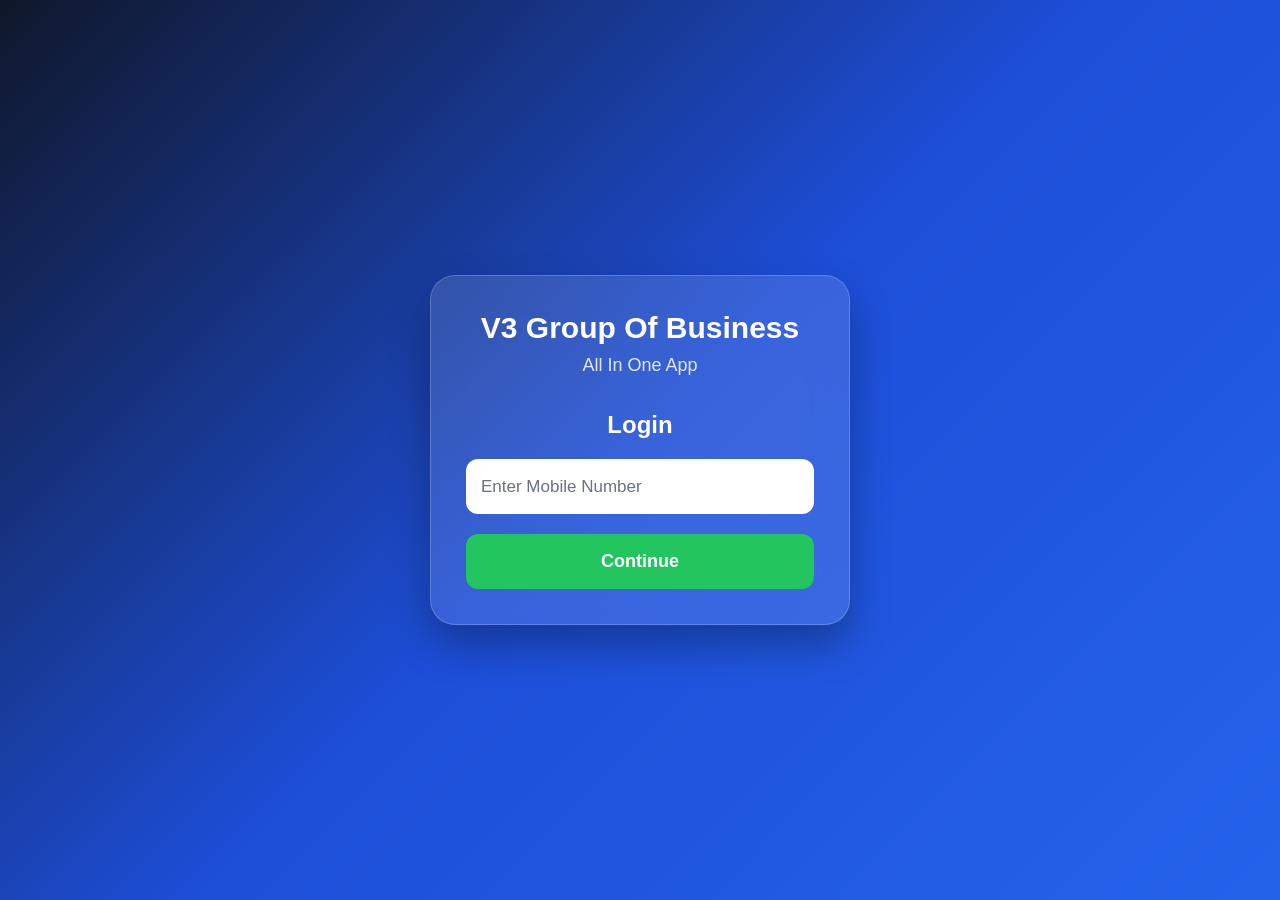
<file: index.html>
<!DOCTYPE html>
<html lang="en">
<head>
<meta charset="UTF-8">
<meta name="viewport" content="width=device-width, initial-scale=1.0">
<title>V3 Group Of Business</title>

<link rel="stylesheet" href="css/login.css">

</head>
<body>

<div class="container">

    <div class="logo">

        <h1>V3 Group Of Business</h1>

        <p>All In One App</p>

    </div>

    <div class="login-box">

        <h2>Login</h2>

        <input
            type="tel"
            id="mobile"
            placeholder="Enter Mobile Number"
            maxlength="10">

        <button id="loginBtn">

            Continue

        </button>

    </div>

</div>

<script src="js/login.js"></script>

</body>
</html>
</file>
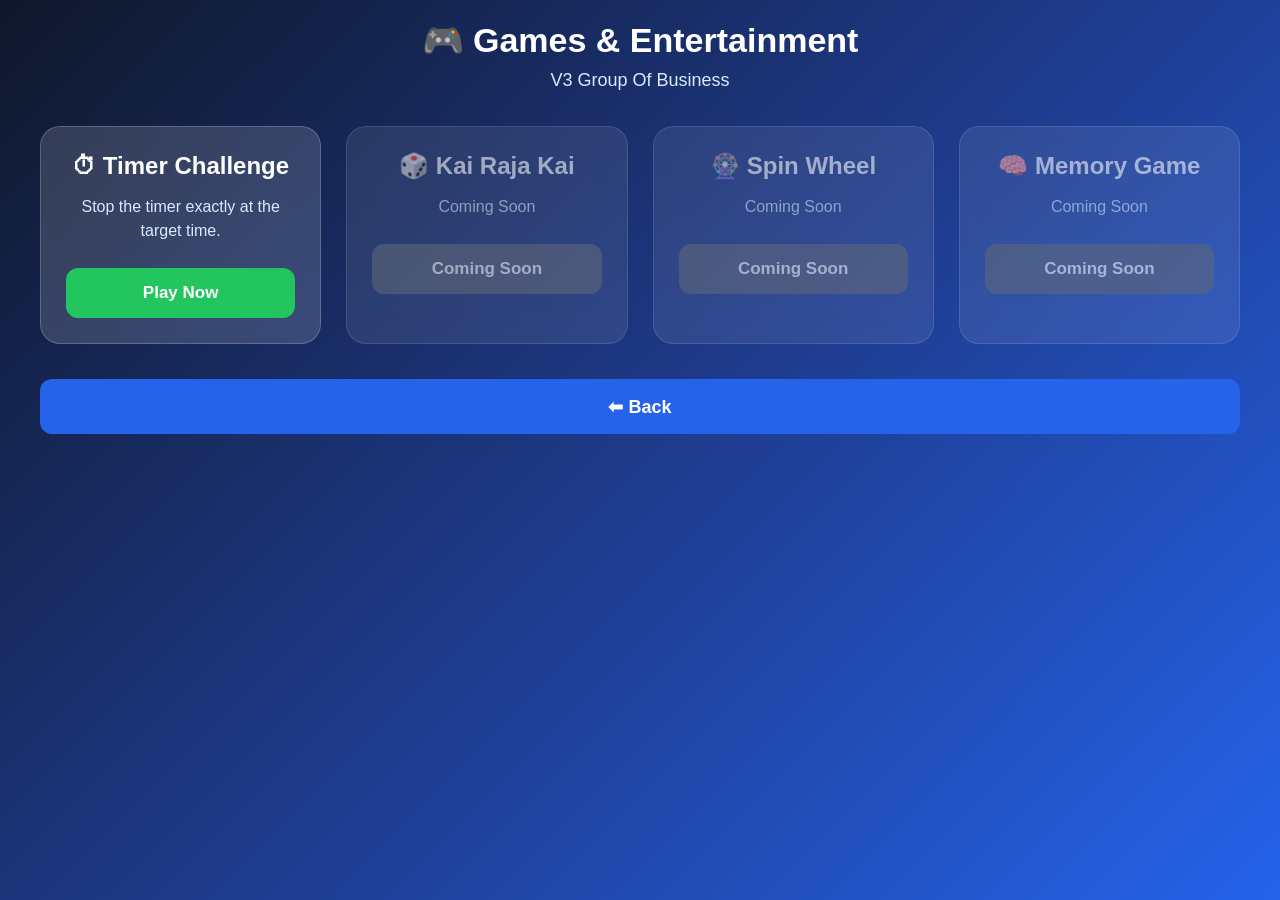
<file: games.html>
<!DOCTYPE html>
<html lang="en">

<head>

<meta charset="UTF-8">

<meta name="viewport"
content="width=device-width, initial-scale=1.0">

<title>Games & Entertainment</title>

<link rel="stylesheet"
href="css/games.css">

</head>

<body>

<div class="container">

<header>

<h1>🎮 Games & Entertainment</h1>

<p>V3 Group Of Business</p>

</header>

<div class="games-grid">

<div
class="game-card"
id="timerGame">

<h2>⏱ Timer Challenge</h2>

<p>

Stop the timer exactly at the target time.

</p>

<button>

Play Now

</button>

</div>

<div
class="game-card disabled">

<h2>🎲 Kai Raja Kai</h2>

<p>

Coming Soon

</p>

<button disabled>

Coming Soon

</button>

</div>

<div
class="game-card disabled">

<h2>🎡 Spin Wheel</h2>

<p>

Coming Soon

</p>

<button disabled>

Coming Soon

</button>

</div>

<div
class="game-card disabled">

<h2>🧠 Memory Game</h2>

<p>

Coming Soon

</p>

<button disabled>

Coming Soon

</button>

</div>

</div>

<div class="bottom">

<button
id="backBtn">

⬅ Back

</button>

</div>

</div>

<script src="js/games.js"></script>

</body>

</html>
</file>
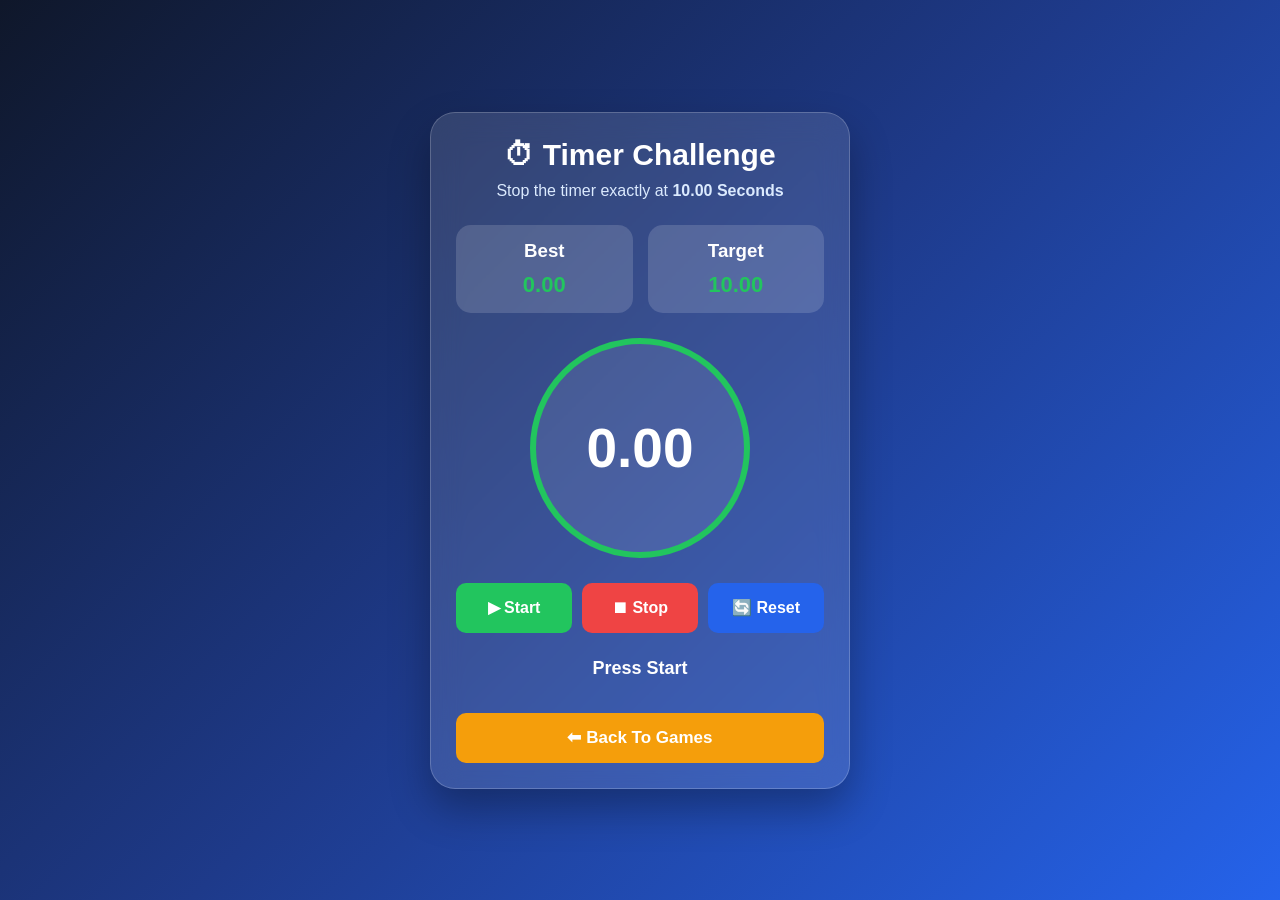
<file: timer.html>
<!DOCTYPE html>
<html lang="en">

<head>

<meta charset="UTF-8">

<meta name="viewport"
content="width=device-width, initial-scale=1.0">

<title>Timer Challenge</title>

<link rel="stylesheet"
href="css/timer.css">

</head>

<body>

<div class="container">

<header>

<h1>⏱ Timer Challenge</h1>

<p>
Stop the timer exactly at
<b>10.00 Seconds</b>
</p>

</header>

<div class="score-board">

<div class="box">

<h3>Best</h3>

<p id="bestScore">

0.00

</p>

</div>

<div class="box">

<h3>Target</h3>

<p>

10.00

</p>

</div>

</div>

<div class="timer-circle">

<h2 id="timer">

0.00

</h2>

</div>

<div class="buttons">

<button
id="startBtn">

▶ Start

</button>

<button
id="stopBtn">

⏹ Stop

</button>

<button
id="resetBtn">

🔄 Reset

</button>

</div>

<div
id="message"
class="message">

Press Start

</div>

<div class="bottom">

<button
id="backBtn">

⬅ Back To Games

</button>

</div>

</div>

<script src="js/timer.js"></script>

</body>

</html>
</file>
<file: css/login.css>
/* ==========================================
   V3 GROUP OF BUSINESS
   LOGIN PAGE
========================================== */

*{
    margin:0;
    padding:0;
    box-sizing:border-box;
    font-family:Arial, Helvetica, sans-serif;
}

body{

    width:100%;
    min-height:100vh;

    display:flex;

    justify-content:center;

    align-items:center;

    background:linear-gradient(
        135deg,
        #0f172a,
        #1d4ed8,
        #2563eb
    );

}

.container{

    width:90%;

    max-width:420px;

    background:rgba(255,255,255,.12);

    backdrop-filter:blur(20px);

    border-radius:25px;

    padding:35px;

    border:1px solid rgba(255,255,255,.20);

    box-shadow:0 20px 40px rgba(0,0,0,.30);

}

.logo{

    text-align:center;

    margin-bottom:35px;

}

.logo h1{

    color:#ffffff;

    font-size:30px;

    margin-bottom:10px;

}

.logo p{

    color:#dbeafe;

    font-size:18px;

}

.login-box h2{

    color:#ffffff;

    margin-bottom:20px;

    text-align:center;

}

.login-box input{

    width:100%;

    height:55px;

    border:none;

    outline:none;

    border-radius:12px;

    padding:0 15px;

    font-size:17px;

    margin-bottom:20px;

    background:#ffffff;

}

.login-box input::placeholder{

    color:#6b7280;

}

#loginBtn{

    width:100%;

    height:55px;

    border:none;

    border-radius:12px;

    background:#22c55e;

    color:#ffffff;

    font-size:18px;

    font-weight:bold;

    cursor:pointer;

    transition:.3s;

}

#loginBtn:hover{

    background:#16a34a;

}

@media(max-width:480px){

    .container{

        padding:25px;

    }

    .logo h1{

        font-size:24px;

    }

    .logo p{

        font-size:16px;

    }

}
</file>
<file: css/games.css>
/* ==========================================
   V3 GROUP OF BUSINESS
   GAMES PAGE
========================================== */

*{
    margin:0;
    padding:0;
    box-sizing:border-box;
    font-family:Arial, Helvetica, sans-serif;
}

body{

    min-height:100vh;

    background:linear-gradient(
        135deg,
        #0f172a,
        #1e3a8a,
        #2563eb
    );

    padding:20px;

}

.container{

    width:100%;

    max-width:1200px;

    margin:auto;

}

header{

    text-align:center;

    margin-bottom:35px;

}

header h1{

    color:#ffffff;

    font-size:34px;

    margin-bottom:10px;

}

header p{

    color:#dbeafe;

    font-size:18px;

}

.games-grid{

    display:grid;

    grid-template-columns:repeat(auto-fit,minmax(260px,1fr));

    gap:25px;

}

.game-card{

    background:rgba(255,255,255,.15);

    backdrop-filter:blur(15px);

    border:1px solid rgba(255,255,255,.2);

    border-radius:20px;

    padding:25px;

    text-align:center;

    transition:.3s;

}

.game-card:hover{

    transform:translateY(-8px);

    background:rgba(255,255,255,.22);

}

.game-card h2{

    color:#ffffff;

    margin-bottom:15px;

}

.game-card p{

    color:#dbeafe;

    line-height:24px;

    margin-bottom:25px;

}

.game-card button{

    width:100%;

    height:50px;

    border:none;

    border-radius:12px;

    background:#22c55e;

    color:#ffffff;

    font-size:17px;

    font-weight:bold;

    cursor:pointer;

    transition:.3s;

}

.game-card button:hover{

    background:#16a34a;

}

.disabled{

    opacity:.6;

}

.disabled button{

    background:#6b7280;

    cursor:not-allowed;

}

.bottom{

    margin-top:35px;

}

#backBtn{

    width:100%;

    height:55px;

    border:none;

    border-radius:12px;

    background:#2563eb;

    color:#ffffff;

    font-size:18px;

    font-weight:bold;

    cursor:pointer;

}

#backBtn:hover{

    background:#1d4ed8;

}

@media(max-width:768px){

    header h1{

        font-size:28px;

    }

    .games-grid{

        grid-template-columns:1fr;

    }

}
</file>
<file: css/timer.css>
/* ==========================================
   V3 GROUP OF BUSINESS
   TIMER CHALLENGE
========================================== */

*{
    margin:0;
    padding:0;
    box-sizing:border-box;
    font-family:Arial, Helvetica, sans-serif;
}

body{

    min-height:100vh;

    display:flex;

    justify-content:center;

    align-items:center;

    background:linear-gradient(
        135deg,
        #0f172a,
        #1e3a8a,
        #2563eb
    );

    padding:20px;

}

.container{

    width:100%;

    max-width:420px;

    background:rgba(255,255,255,.12);

    backdrop-filter:blur(15px);

    border:1px solid rgba(255,255,255,.2);

    border-radius:25px;

    padding:25px;

    box-shadow:0 20px 40px rgba(0,0,0,.30);

}

header{

    text-align:center;

    margin-bottom:25px;

}

header h1{

    color:#ffffff;

    font-size:30px;

    margin-bottom:10px;

}

header p{

    color:#dbeafe;

    font-size:16px;

}

.score-board{

    display:flex;

    justify-content:space-between;

    gap:15px;

    margin-bottom:25px;

}

.box{

    flex:1;

    background:rgba(255,255,255,.15);

    border-radius:15px;

    padding:15px;

    text-align:center;

}

.box h3{

    color:#ffffff;

    margin-bottom:10px;

}

.box p{

    color:#22c55e;

    font-size:22px;

    font-weight:bold;

}

.timer-circle{

    width:220px;

    height:220px;

    margin:20px auto;

    border-radius:50%;

    border:6px solid #22c55e;

    display:flex;

    justify-content:center;

    align-items:center;

    background:rgba(255,255,255,.08);

}

#timer{

    color:#ffffff;

    font-size:55px;

    font-weight:bold;

}

.buttons{

    display:flex;

    gap:10px;

    margin-top:25px;

}

.buttons button{

    flex:1;

    height:50px;

    border:none;

    border-radius:10px;

    font-size:16px;

    font-weight:bold;

    cursor:pointer;

    transition:.3s;

}

#startBtn{

    background:#22c55e;

    color:#ffffff;

}

#stopBtn{

    background:#ef4444;

    color:#ffffff;

}

#resetBtn{

    background:#2563eb;

    color:#ffffff;

}

.buttons button:hover{

    transform:translateY(-3px);

}

.message{

    margin-top:25px;

    text-align:center;

    color:#ffffff;

    font-size:18px;

    font-weight:bold;

    min-height:30px;

}

.bottom{

    margin-top:25px;

}

#backBtn{

    width:100%;

    height:50px;

    border:none;

    border-radius:10px;

    background:#f59e0b;

    color:#ffffff;

    font-size:17px;

    font-weight:bold;

    cursor:pointer;

}

#backBtn:hover{

    background:#d97706;

}

@media(max-width:480px){

    .timer-circle{

        width:180px;

        height:180px;

    }

    #timer{

        font-size:42px;

    }

    .buttons{

        flex-direction:column;

    }

}
</file>
